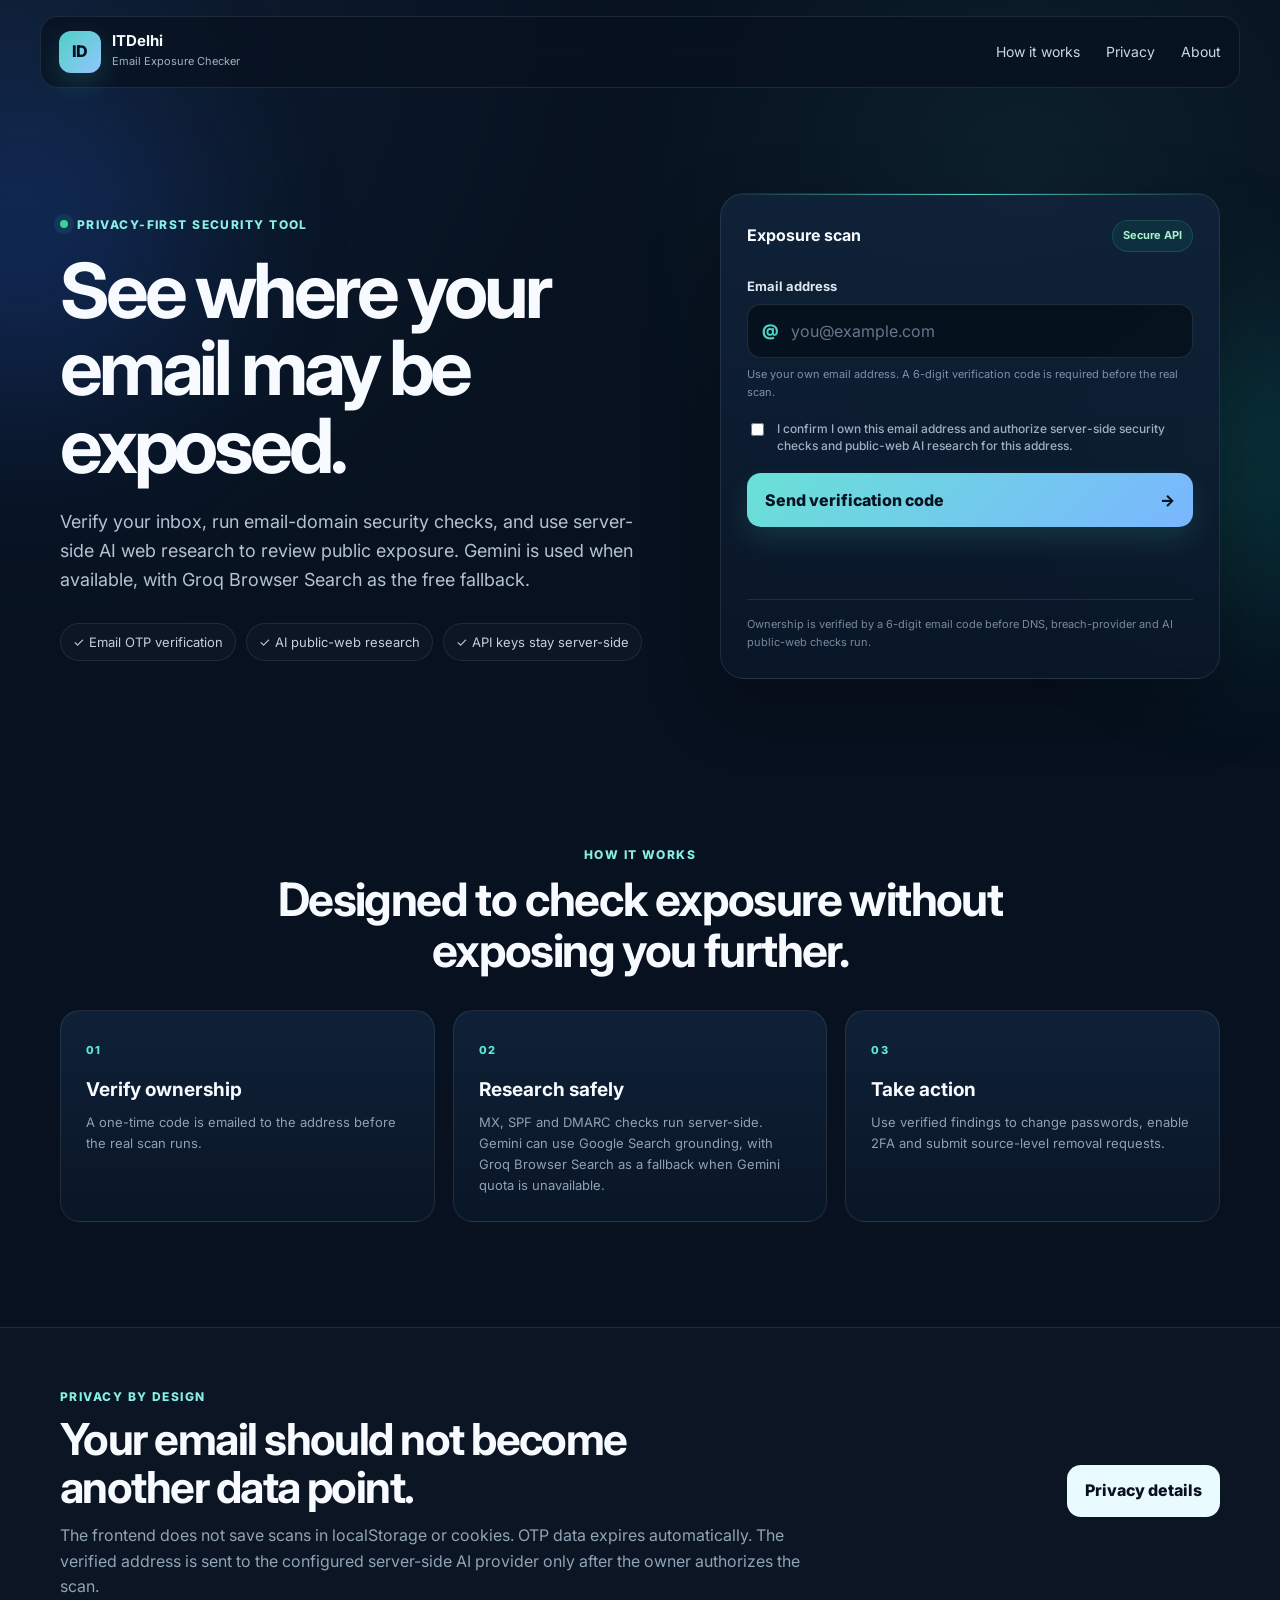
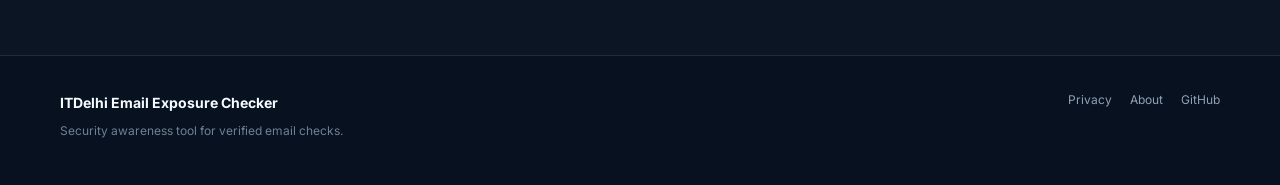
<file: index.html>
<!doctype html>
<html lang="en">
<head>
  <meta charset="utf-8">
  <meta name="viewport" content="width=device-width,initial-scale=1">
  <meta name="description" content="Privacy-first email exposure checker by ITDelhi.">
  <meta name="theme-color" content="#07111f">
  <title>ITDelhi Email Exposure Checker</title>
  <link rel="preconnect" href="https://fonts.googleapis.com">
  <link rel="preconnect" href="https://fonts.gstatic.com" crossorigin>
  <link href="https://fonts.googleapis.com/css2?family=Inter:wght@400;500;600;700;800&display=swap" rel="stylesheet">
  <link rel="stylesheet" href="css/style.css">
  <link rel="stylesheet" href="css/extra.css">
</head>
<body>
  <div class="bg-orb bg-orb-one"></div>
  <div class="bg-orb bg-orb-two"></div>

  <header class="site-header">
    <a class="brand" href="index.html" aria-label="ITDelhi Email Exposure Checker home">
      <span class="brand-mark">ID</span>
      <span><strong>ITDelhi</strong><small>Email Exposure Checker</small></span>
    </a>
    <nav aria-label="Primary navigation">
      <a href="#how">How it works</a>
      <a href="#privacy">Privacy</a>
      <a href="about.html">About</a>
    </nav>
  </header>

  <main>
    <section class="hero container">
      <div class="hero-copy">
        <span class="eyebrow"><span class="pulse-dot"></span> Privacy-first security tool</span>
        <h1>See where your email may be exposed.</h1>
        <p class="hero-text">Verify your inbox, run email-domain security checks, and use server-side AI web research to review public exposure. Gemini is used when available, with Groq Browser Search as the free fallback.</p>
        <div class="trust-row">
          <span>✓ Email OTP verification</span>
          <span>✓ AI public-web research</span>
          <span>✓ API keys stay server-side</span>
        </div>
      </div>

      <div class="scanner-card" id="scanner">
        <div class="card-topline">
          <span>Exposure scan</span>
          <span class="status-badge" id="modeBadge">Frontend demo</span>
        </div>
        <form id="scanForm" novalidate>
          <label for="email">Email address</label>
          <div class="input-wrap">
            <span class="input-icon">@</span>
            <input id="email" name="email" type="email" autocomplete="email" inputmode="email" placeholder="you@example.com" required aria-describedby="emailHelp formError">
          </div>
          <p class="field-help" id="emailHelp">Use your own email address. A 6-digit verification code is required before the real scan.</p>

          <label class="consent">
            <input id="consent" type="checkbox" required>
            <span>I confirm I own this email address and authorize server-side security checks and public-web AI research for this address.</span>
          </label>

          <button class="primary-btn" id="scanBtn" type="submit">
            <span>Check my exposure</span><span aria-hidden="true">→</span>
          </button>

          <div id="otpPanel" hidden>
            <label for="otpCode">Verification code</label>
            <div class="input-wrap">
              <span class="input-icon">#</span>
              <input id="otpCode" name="otpCode" type="text" inputmode="numeric" autocomplete="one-time-code" maxlength="6" pattern="[0-9]{6}" placeholder="6-digit code">
            </div>
            <p class="field-help" id="otpHelp">Enter the code sent to your inbox. It expires in 10 minutes.</p>
            <button class="primary-btn" id="verifyBtn" type="button">
              <span>Verify & scan</span><span aria-hidden="true">→</span>
            </button>
          </div>

          <p class="form-error" id="formError" role="alert" aria-live="polite"></p>
          <p class="field-help" id="formSuccess" role="status" aria-live="polite"></p>
        </form>

        <div class="microcopy" id="microcopy">Safe local validation only until the secure backend URL is connected.</div>
      </div>
    </section>

    <section class="results container" id="results" hidden aria-live="polite">
      <div class="section-heading">
        <div><span class="eyebrow">Scan summary</span><h2>Your exposure dashboard</h2></div>
        <button class="ghost-btn" id="newScanBtn" type="button">New scan</button>
      </div>

      <div class="results-grid">
        <article class="score-card panel">
          <div class="score-ring" id="scoreRing" style="--score: 0">
            <div><strong id="scoreValue">—</strong><span>/100</span></div>
          </div>
          <div>
            <span class="risk-label" id="riskLabel">Awaiting data</span>
            <h3 id="maskedEmail">—</h3>
            <p id="scoreNote">A secure backend is not connected yet, so no breach claim is being made.</p>
          </div>
        </article>

        <article class="panel scan-details">
          <h3>Verified checks</h3>
          <div class="check-row"><span class="check-icon neutral" id="formatIcon">i</span><div><strong>Email format</strong><small id="formatStatus">Not checked</small></div></div>
          <div class="check-row"><span class="check-icon neutral" id="verifyIcon">i</span><div><strong>Email ownership</strong><small id="verifyStatus">Not verified</small></div></div>
          <div class="check-row"><span class="check-icon neutral" id="mxIcon">i</span><div><strong>Mail routing (MX)</strong><small id="mxStatus">Not checked</small></div></div>
          <div class="check-row"><span class="check-icon neutral" id="spfIcon">i</span><div><strong>SPF</strong><small id="spfStatus">Not checked</small></div></div>
          <div class="check-row"><span class="check-icon neutral" id="dmarcIcon">i</span><div><strong>DMARC</strong><small id="dmarcStatus">Not checked</small></div></div>
          <div class="check-row"><span class="check-icon warning" id="breachIcon">!</span><div><strong>Breach exposure</strong><small id="breachStatus">Secure provider required</small></div></div>
          <div class="check-row"><span class="check-icon neutral" id="aiIcon">i</span><div><strong>AI web research</strong><small id="aiStatus">Not configured</small></div></div>
        </article>

        <article class="panel recommendation-card">
          <h3>Recommended actions</h3>
          <ol>
            <li><span>1</span><div><strong>Use a unique password</strong><small>Never reuse the same password across services.</small></div></li>
            <li><span>2</span><div><strong>Enable 2FA</strong><small>Prefer an authenticator app or security key where available.</small></div></li>
            <li><span>3</span><div><strong>Review public exposure</strong><small>Remove unnecessary public contact details and old accounts.</small></div></li>
          </ol>
          <a class="text-link" href="privacy.html">Read removal & privacy guidance →</a>
        </article>

        <article class="panel ai-report-card" id="aiReportCard" hidden>
          <div class="ai-report-head">
            <div><span class="eyebrow" id="aiProviderLabel">AI Web Research</span><h3>Public-web research</h3></div>
            <span class="status-badge">AI research</span>
          </div>
          <pre id="aiSummary"></pre>
          <div id="aiSourcesWrap" hidden>
            <h4>Sources</h4>
            <div class="source-list" id="aiSources"></div>
          </div>
        </article>
      </div>

      <div class="notice-box"><strong>Important:</strong> AI research is limited to public web sources after email ownership verification. The tool does not use password-reset/login probes, private databases, stolen credentials, or hidden-account inference.</div>
    </section>

    <section class="info-section container" id="how">
      <div class="section-heading centered"><span class="eyebrow">How it works</span><h2>Designed to check exposure without exposing you further.</h2></div>
      <div class="feature-grid">
        <article class="feature-card"><span class="feature-number">01</span><h3>Verify ownership</h3><p>A one-time code is emailed to the address before the real scan runs.</p></article>
        <article class="feature-card"><span class="feature-number">02</span><h3>Research safely</h3><p>MX, SPF and DMARC checks run server-side. Gemini can use Google Search grounding, with Groq Browser Search as a fallback when Gemini quota is unavailable.</p></article>
        <article class="feature-card"><span class="feature-number">03</span><h3>Take action</h3><p>Use verified findings to change passwords, enable 2FA and submit source-level removal requests.</p></article>
      </div>
    </section>

    <section class="privacy-band" id="privacy">
      <div class="container privacy-inner">
        <div><span class="eyebrow">Privacy by design</span><h2>Your email should not become another data point.</h2><p>The frontend does not save scans in localStorage or cookies. OTP data expires automatically. The verified address is sent to the configured server-side AI provider only after the owner authorizes the scan.</p></div>
        <a class="secondary-btn" href="privacy.html">Privacy details</a>
      </div>
    </section>
  </main>

  <footer>
    <div class="container footer-inner">
      <div><strong>ITDelhi Email Exposure Checker</strong><p>Security awareness tool for verified email checks.</p></div>
      <div class="footer-links"><a href="privacy.html">Privacy</a><a href="about.html">About</a><a href="https://github.com/Faizalemam/email-exposure-checker" target="_blank" rel="noopener">GitHub</a></div>
    </div>
  </footer>

  <script src="js/config.js" defer></script>
  <script src="js/app.js" defer></script>
</body>
</html>
</file>
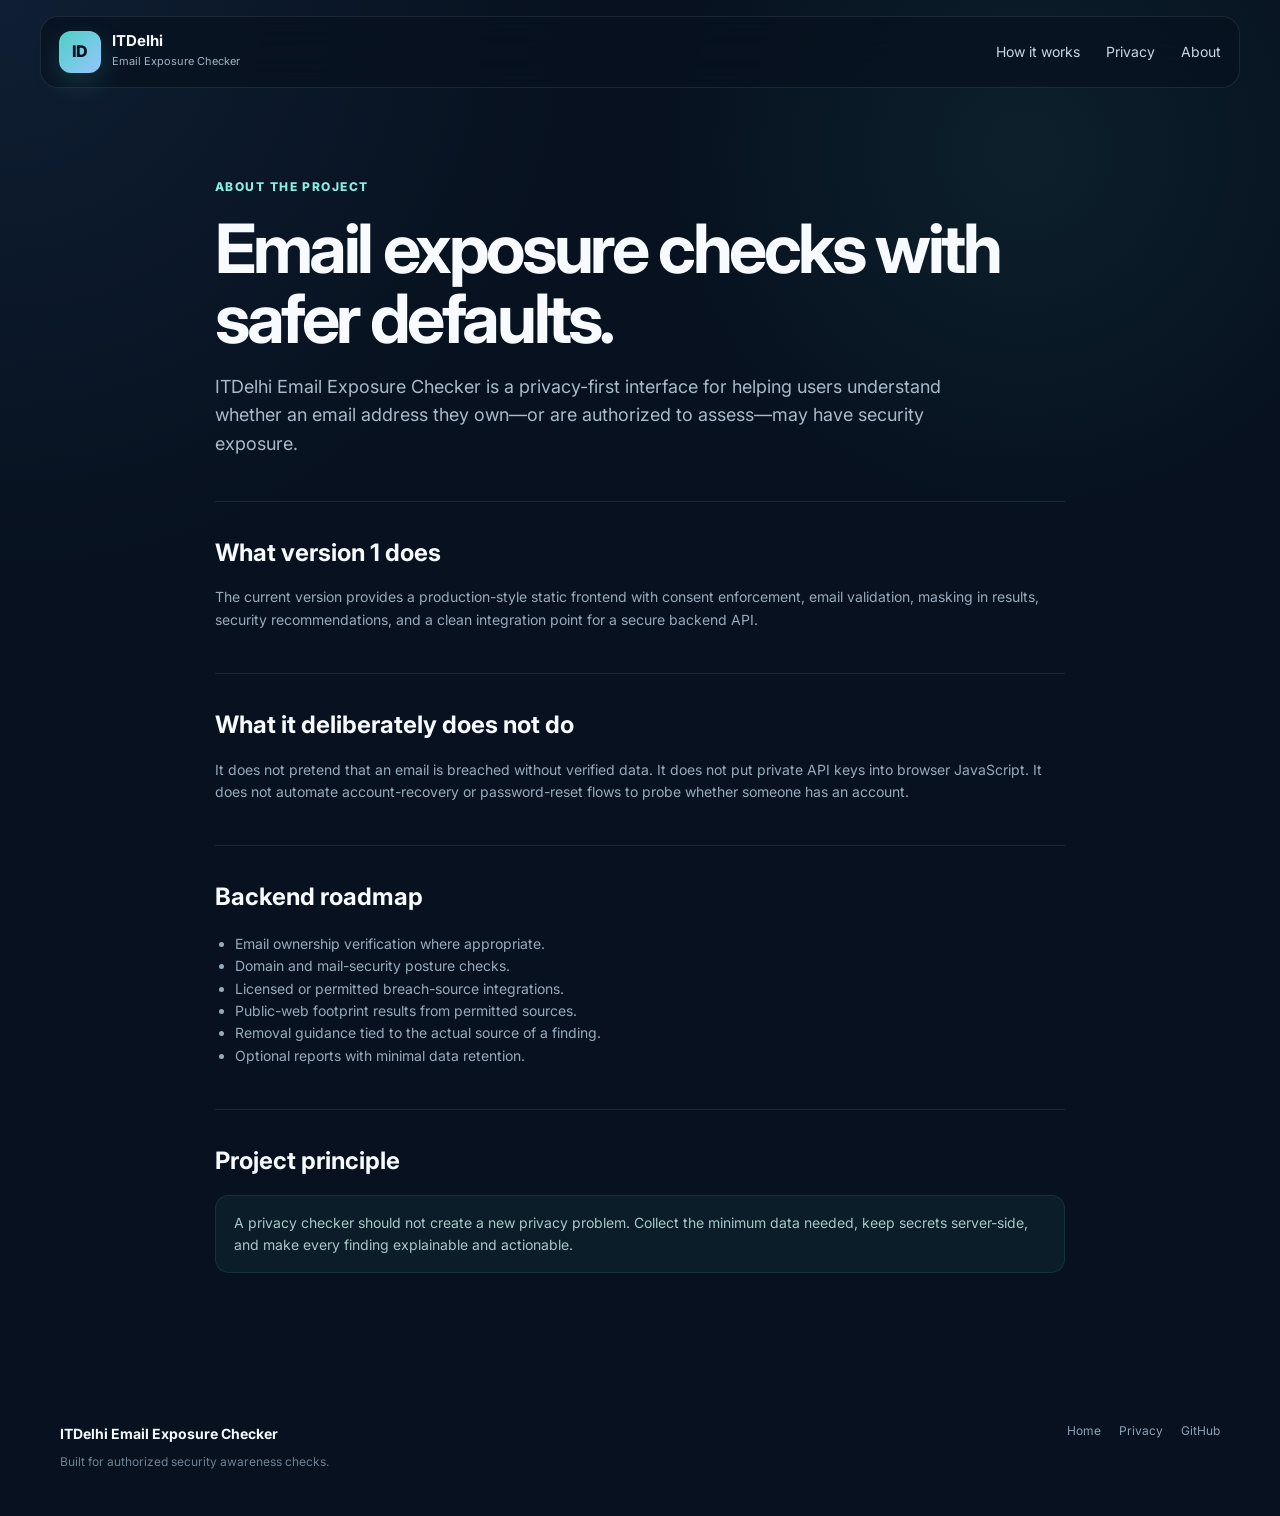
<file: about.html>
<!doctype html>
<html lang="en">
<head>
  <meta charset="utf-8">
  <meta name="viewport" content="width=device-width,initial-scale=1">
  <meta name="description" content="About the ITDelhi Email Exposure Checker project.">
  <meta name="theme-color" content="#07111f">
  <title>About | ITDelhi Email Exposure Checker</title>
  <link rel="preconnect" href="https://fonts.googleapis.com">
  <link rel="preconnect" href="https://fonts.gstatic.com" crossorigin>
  <link href="https://fonts.googleapis.com/css2?family=Inter:wght@400;500;600;700;800&display=swap" rel="stylesheet">
  <link rel="stylesheet" href="css/style.css">
</head>
<body>
  <header class="site-header">
    <a class="brand" href="index.html">
      <span class="brand-mark">ID</span>
      <span><strong>ITDelhi</strong><small>Email Exposure Checker</small></span>
    </a>
    <nav><a href="index.html#how">How it works</a><a href="privacy.html">Privacy</a><a href="about.html">About</a></nav>
  </header>

  <main class="container content-page">
    <span class="eyebrow">About the project</span>
    <h1>Email exposure checks with safer defaults.</h1>
    <p class="lead">ITDelhi Email Exposure Checker is a privacy-first interface for helping users understand whether an email address they own—or are authorized to assess—may have security exposure.</p>

    <section class="content-block">
      <h2>What version 1 does</h2>
      <p>The current version provides a production-style static frontend with consent enforcement, email validation, masking in results, security recommendations, and a clean integration point for a secure backend API.</p>
    </section>

    <section class="content-block">
      <h2>What it deliberately does not do</h2>
      <p>It does not pretend that an email is breached without verified data. It does not put private API keys into browser JavaScript. It does not automate account-recovery or password-reset flows to probe whether someone has an account.</p>
    </section>

    <section class="content-block">
      <h2>Backend roadmap</h2>
      <ul>
        <li>Email ownership verification where appropriate.</li>
        <li>Domain and mail-security posture checks.</li>
        <li>Licensed or permitted breach-source integrations.</li>
        <li>Public-web footprint results from permitted sources.</li>
        <li>Removal guidance tied to the actual source of a finding.</li>
        <li>Optional reports with minimal data retention.</li>
      </ul>
    </section>

    <section class="content-block">
      <h2>Project principle</h2>
      <p class="inline-note">A privacy checker should not create a new privacy problem. Collect the minimum data needed, keep secrets server-side, and make every finding explainable and actionable.</p>
    </section>
  </main>

  <footer>
    <div class="container footer-inner">
      <div><strong>ITDelhi Email Exposure Checker</strong><p>Built for authorized security awareness checks.</p></div>
      <div class="footer-links"><a href="index.html">Home</a><a href="privacy.html">Privacy</a><a href="https://github.com/Faizalemam/email-exposure-checker" target="_blank" rel="noopener">GitHub</a></div>
    </div>
  </footer>
</body>
</html>
</file>
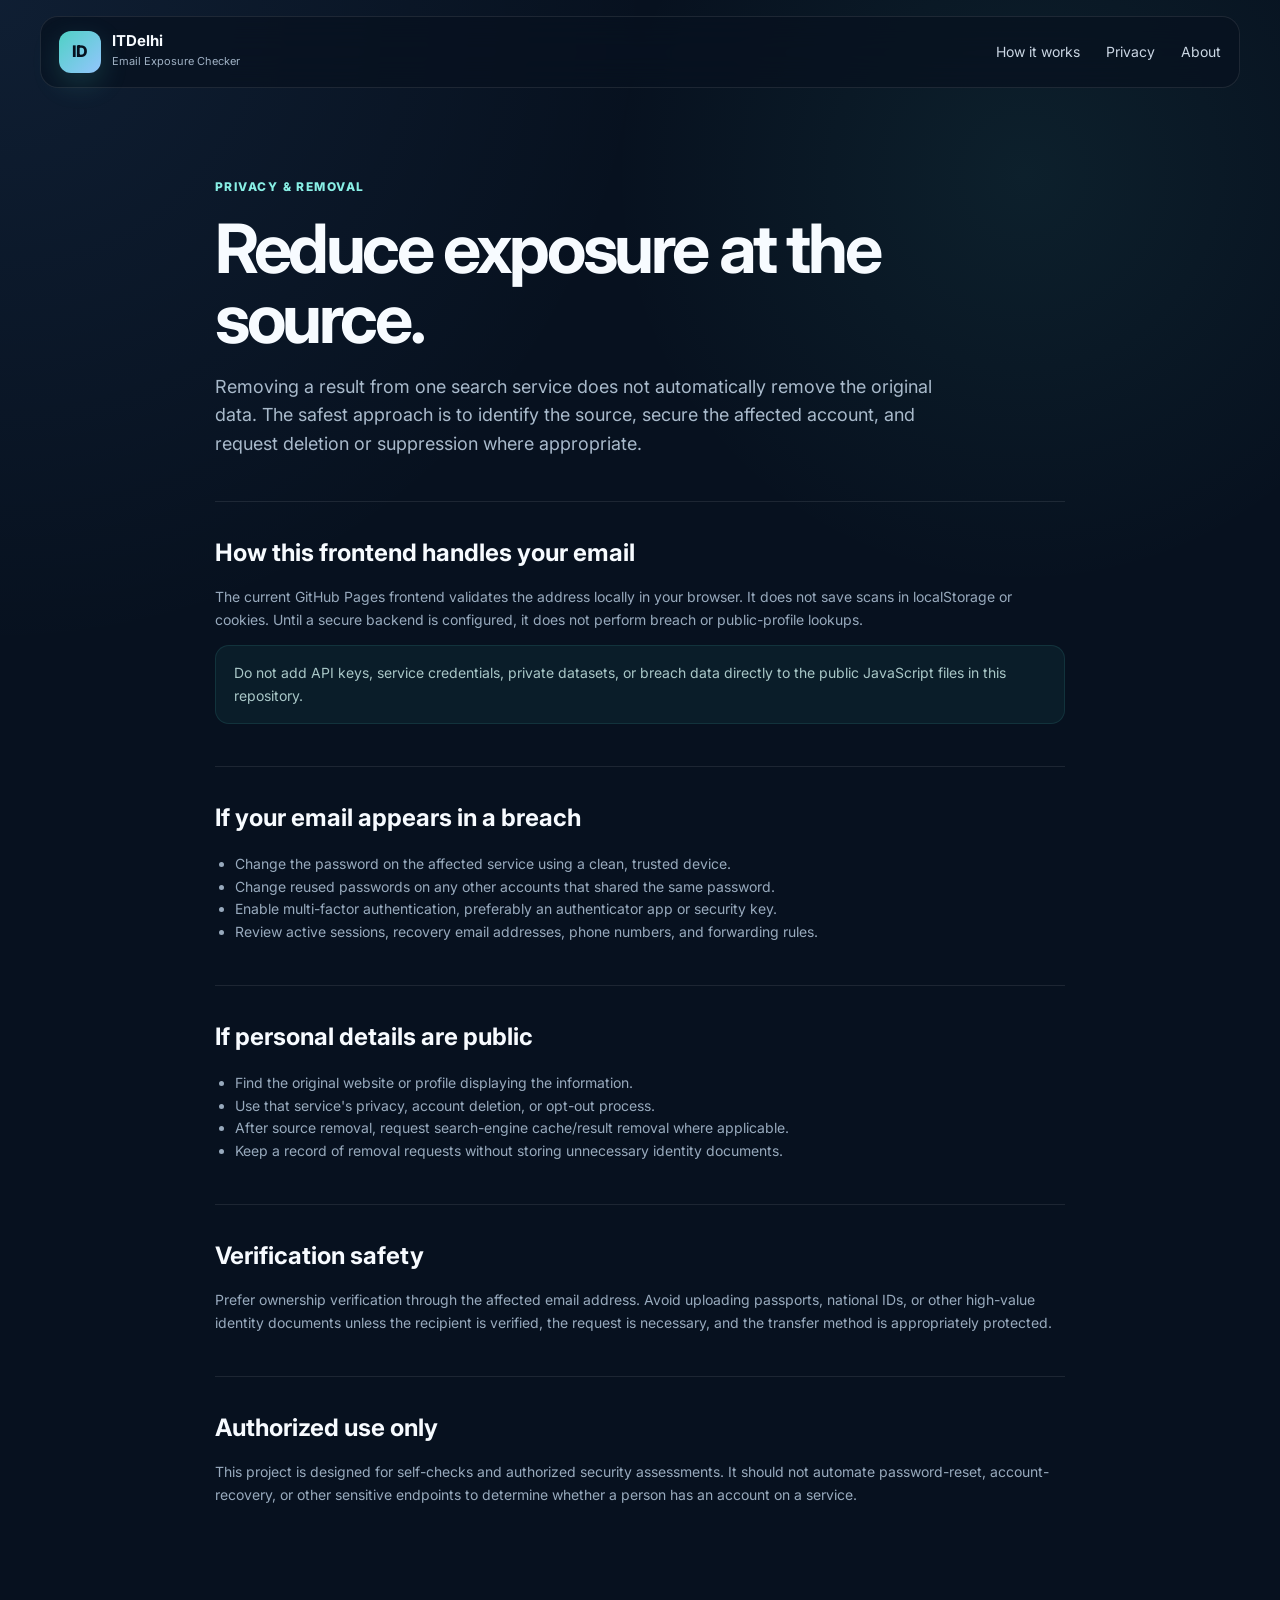
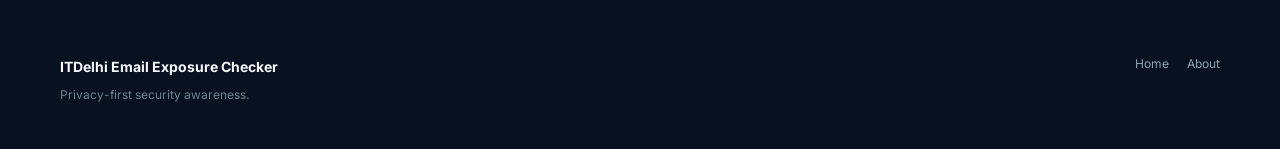
<file: privacy.html>
<!doctype html>
<html lang="en">
<head>
  <meta charset="utf-8">
  <meta name="viewport" content="width=device-width,initial-scale=1">
  <meta name="description" content="Privacy and data-removal guidance for ITDelhi Email Exposure Checker.">
  <meta name="theme-color" content="#07111f">
  <title>Privacy & Removal Guidance | ITDelhi Email Exposure Checker</title>
  <link rel="preconnect" href="https://fonts.googleapis.com">
  <link rel="preconnect" href="https://fonts.gstatic.com" crossorigin>
  <link href="https://fonts.googleapis.com/css2?family=Inter:wght@400;500;600;700;800&display=swap" rel="stylesheet">
  <link rel="stylesheet" href="css/style.css">
</head>
<body>
  <header class="site-header">
    <a class="brand" href="index.html">
      <span class="brand-mark">ID</span>
      <span><strong>ITDelhi</strong><small>Email Exposure Checker</small></span>
    </a>
    <nav><a href="index.html#how">How it works</a><a href="privacy.html">Privacy</a><a href="about.html">About</a></nav>
  </header>

  <main class="container content-page">
    <span class="eyebrow">Privacy & removal</span>
    <h1>Reduce exposure at the source.</h1>
    <p class="lead">Removing a result from one search service does not automatically remove the original data. The safest approach is to identify the source, secure the affected account, and request deletion or suppression where appropriate.</p>

    <section class="content-block">
      <h2>How this frontend handles your email</h2>
      <p>The current GitHub Pages frontend validates the address locally in your browser. It does not save scans in localStorage or cookies. Until a secure backend is configured, it does not perform breach or public-profile lookups.</p>
      <p class="inline-note">Do not add API keys, service credentials, private datasets, or breach data directly to the public JavaScript files in this repository.</p>
    </section>

    <section class="content-block">
      <h2>If your email appears in a breach</h2>
      <ul>
        <li>Change the password on the affected service using a clean, trusted device.</li>
        <li>Change reused passwords on any other accounts that shared the same password.</li>
        <li>Enable multi-factor authentication, preferably an authenticator app or security key.</li>
        <li>Review active sessions, recovery email addresses, phone numbers, and forwarding rules.</li>
      </ul>
    </section>

    <section class="content-block">
      <h2>If personal details are public</h2>
      <ul>
        <li>Find the original website or profile displaying the information.</li>
        <li>Use that service's privacy, account deletion, or opt-out process.</li>
        <li>After source removal, request search-engine cache/result removal where applicable.</li>
        <li>Keep a record of removal requests without storing unnecessary identity documents.</li>
      </ul>
    </section>

    <section class="content-block">
      <h2>Verification safety</h2>
      <p>Prefer ownership verification through the affected email address. Avoid uploading passports, national IDs, or other high-value identity documents unless the recipient is verified, the request is necessary, and the transfer method is appropriately protected.</p>
    </section>

    <section class="content-block">
      <h2>Authorized use only</h2>
      <p>This project is designed for self-checks and authorized security assessments. It should not automate password-reset, account-recovery, or other sensitive endpoints to determine whether a person has an account on a service.</p>
    </section>
  </main>

  <footer>
    <div class="container footer-inner">
      <div><strong>ITDelhi Email Exposure Checker</strong><p>Privacy-first security awareness.</p></div>
      <div class="footer-links"><a href="index.html">Home</a><a href="about.html">About</a></div>
    </div>
  </footer>
</body>
</html>
</file>
<file: css/style.css>
:root{
  --bg:#07111f;
  --bg-soft:#0b1728;
  --panel:rgba(13,27,46,.86);
  --panel-2:rgba(17,35,58,.78);
  --line:rgba(255,255,255,.09);
  --text:#f7fbff;
  --muted:#9fb0c3;
  --accent:#4fd1c5;
  --accent-2:#60a5fa;
  --warn:#fbbf24;
  --danger:#fb7185;
  --success:#34d399;
  --shadow:0 24px 70px rgba(0,0,0,.28);
}

*{box-sizing:border-box}
html{scroll-behavior:smooth}
body{
  margin:0;
  min-height:100vh;
  font-family:Inter,system-ui,-apple-system,BlinkMacSystemFont,"Segoe UI",sans-serif;
  background:
    radial-gradient(circle at top left,rgba(96,165,250,.09),transparent 30%),
    radial-gradient(circle at 80% 10%,rgba(79,209,197,.08),transparent 22%),
    var(--bg);
  color:var(--text);
  line-height:1.6;
  overflow-x:hidden;
}

a{color:inherit;text-decoration:none}
button,input{font:inherit}
button{cursor:pointer}
.container{width:min(1160px,calc(100% - 40px));margin:0 auto}

.bg-orb{position:fixed;border-radius:50%;filter:blur(90px);opacity:.22;pointer-events:none;z-index:-1}
.bg-orb-one{width:330px;height:330px;background:#2563eb;top:70px;left:-140px}
.bg-orb-two{width:280px;height:280px;background:#14b8a6;top:330px;right:-110px}

.site-header{
  width:min(1200px,calc(100% - 32px));
  margin:16px auto 0;
  padding:14px 18px;
  display:flex;
  align-items:center;
  justify-content:space-between;
  border:1px solid var(--line);
  background:rgba(7,17,31,.72);
  backdrop-filter:blur(18px);
  border-radius:18px;
  position:sticky;
  top:12px;
  z-index:20;
}
.brand{display:flex;align-items:center;gap:11px}
.brand-mark{
  width:42px;height:42px;border-radius:12px;display:grid;place-items:center;
  font-weight:800;letter-spacing:-.04em;color:#06111f;
  background:linear-gradient(135deg,var(--accent),#93c5fd);
  box-shadow:0 10px 28px rgba(79,209,197,.18);
}
.brand strong{display:block;font-size:15px;line-height:1.1}
.brand small{display:block;color:var(--muted);font-size:11px;margin-top:4px}
.site-header nav{display:flex;gap:26px}
.site-header nav a{color:#cbd7e4;font-size:14px;transition:.2s}
.site-header nav a:hover{color:#fff}

.hero{display:grid;grid-template-columns:1.08fr .92fr;gap:72px;align-items:center;padding:105px 0 82px}
.hero-copy h1{
  font-size:clamp(44px,6vw,76px);
  line-height:1.02;
  letter-spacing:-.055em;
  margin:16px 0 24px;
  max-width:760px;
}
.hero-text{font-size:18px;color:#b3c2d1;max-width:690px;margin:0 0 28px}
.eyebrow{display:inline-flex;align-items:center;gap:9px;color:#88efe5;text-transform:uppercase;letter-spacing:.12em;font-size:12px;font-weight:800}
.pulse-dot{width:8px;height:8px;border-radius:50%;background:var(--success);box-shadow:0 0 0 6px rgba(52,211,153,.1)}
.trust-row{display:flex;flex-wrap:wrap;gap:10px}
.trust-row span{font-size:13px;color:#c4d0dd;border:1px solid var(--line);background:rgba(255,255,255,.025);padding:8px 12px;border-radius:999px}

.scanner-card,.panel,.feature-card{
  border:1px solid var(--line);
  background:linear-gradient(180deg,rgba(17,35,58,.91),rgba(10,23,40,.91));
  box-shadow:var(--shadow);
}
.scanner-card{border-radius:24px;padding:26px;position:relative;overflow:hidden}
.scanner-card:before{content:"";position:absolute;inset:0 0 auto;height:1px;background:linear-gradient(90deg,transparent,var(--accent),transparent)}
.card-topline{display:flex;justify-content:space-between;align-items:center;margin-bottom:24px;font-weight:700}
.status-badge{font-size:11px;color:#a7f3d0;padding:6px 10px;border-radius:999px;background:rgba(16,185,129,.09);border:1px solid rgba(52,211,153,.18)}
label{display:block;font-size:13px;font-weight:700;margin-bottom:8px;color:#dce6f0}
.input-wrap{position:relative}
.input-icon{position:absolute;left:15px;top:50%;transform:translateY(-50%);color:var(--accent);font-weight:800}
input[type="email"]{
  width:100%;height:54px;border-radius:14px;border:1px solid rgba(255,255,255,.11);outline:none;
  padding:0 15px 0 43px;background:rgba(4,12,22,.68);color:#fff;transition:.2s;
}
input[type="email"]:focus{border-color:rgba(79,209,197,.72);box-shadow:0 0 0 4px rgba(79,209,197,.08)}
input::placeholder{color:#65778b}
.field-help{color:#7f91a6;font-size:11px;margin:8px 0 18px}
.consent{display:flex;align-items:flex-start;gap:10px;font-weight:500;color:#9fb0c3;font-size:12px;line-height:1.45;margin:0 0 19px}
.consent input{margin-top:3px;accent-color:var(--accent)}
.primary-btn,.secondary-btn,.ghost-btn{
  border:0;border-radius:14px;font-weight:800;transition:.2s;
}
.primary-btn{width:100%;height:54px;padding:0 18px;display:flex;align-items:center;justify-content:space-between;color:#05121f;background:linear-gradient(135deg,#69e1d6,#7ab6ff);box-shadow:0 12px 28px rgba(79,209,197,.14)}
.primary-btn:hover{transform:translateY(-1px);filter:brightness(1.05)}
.primary-btn:disabled{opacity:.6;cursor:not-allowed;transform:none}
.secondary-btn{padding:13px 18px;background:#e9fbff;color:#07111f;white-space:nowrap}
.ghost-btn{padding:10px 14px;background:rgba(255,255,255,.04);border:1px solid var(--line);color:#d9e4ee}
.form-error{min-height:20px;color:#fda4af;font-size:12px;margin:8px 0 0}
.microcopy{border-top:1px solid var(--line);padding-top:16px;margin-top:16px;color:#77899d;font-size:11px}

.results{padding:20px 0 86px}
.section-heading{display:flex;align-items:end;justify-content:space-between;gap:20px;margin-bottom:24px}
.section-heading h2{font-size:clamp(30px,4vw,46px);line-height:1.1;letter-spacing:-.035em;margin:8px 0 0}
.section-heading.centered{display:block;text-align:center;max-width:760px;margin:0 auto 35px}
.results-grid{display:grid;grid-template-columns:1.05fr .95fr;gap:18px}
.panel{border-radius:20px;padding:22px}
.score-card{grid-column:1/-1;display:flex;align-items:center;gap:26px}
.score-ring{
  --score:0;
  min-width:124px;width:124px;height:124px;border-radius:50%;display:grid;place-items:center;
  background:conic-gradient(var(--accent) calc(var(--score)*1%),rgba(255,255,255,.08) 0);
  position:relative;
}
.score-ring:after{content:"";position:absolute;inset:10px;background:#0b1829;border-radius:50%}
.score-ring>div{position:relative;z-index:1;display:flex;align-items:baseline}
.score-ring strong{font-size:36px;letter-spacing:-.06em}
.score-ring span{font-size:12px;color:var(--muted);margin-left:3px}
.risk-label{font-size:11px;text-transform:uppercase;letter-spacing:.12em;font-weight:800;color:#93c5fd}
.score-card h3{font-size:22px;margin:5px 0 6px;word-break:break-all}
.score-card p{margin:0;color:var(--muted);font-size:13px;max-width:680px}
.scan-details h3,.recommendation-card h3{margin:0 0 17px;font-size:17px}
.check-row{display:flex;align-items:center;gap:12px;padding:13px 0;border-top:1px solid var(--line)}
.check-row:first-of-type{border-top:0}
.check-row>div{display:flex;flex-direction:column}
.check-row strong{font-size:13px}
.check-row small{color:#8092a6;margin-top:2px}
.check-icon{width:28px;height:28px;border-radius:9px;display:grid;place-items:center;font-weight:800;font-size:12px;flex:0 0 auto}
.check-icon.neutral{background:rgba(96,165,250,.1);color:#93c5fd}
.check-icon.success{background:rgba(52,211,153,.1);color:#6ee7b7}
.check-icon.warning{background:rgba(251,191,36,.1);color:#fcd34d}
.recommendation-card ol{list-style:none;padding:0;margin:0}
.recommendation-card li{display:flex;gap:12px;padding:11px 0;border-top:1px solid var(--line)}
.recommendation-card li:first-child{border-top:0}
.recommendation-card li>span{width:28px;height:28px;border-radius:50%;display:grid;place-items:center;background:rgba(79,209,197,.1);color:#7de4da;font-size:11px;font-weight:800;flex:0 0 auto}
.recommendation-card li div{display:flex;flex-direction:column}
.recommendation-card li strong{font-size:13px}
.recommendation-card li small{color:#8092a6;margin-top:2px}
.text-link{display:inline-block;margin-top:15px;color:#8de9e0;font-size:13px;font-weight:700}
.notice-box{margin-top:18px;border:1px solid rgba(96,165,250,.14);background:rgba(37,99,235,.06);border-radius:14px;padding:14px 16px;color:#9fb6cf;font-size:12px}
.notice-box strong{color:#dce9f5}

.info-section{padding:80px 0 105px}
.feature-grid{display:grid;grid-template-columns:repeat(3,1fr);gap:18px}
.feature-card{padding:25px;border-radius:20px;box-shadow:none}
.feature-number{color:#5eead4;font-size:11px;letter-spacing:.12em;font-weight:800}
.feature-card h3{margin:13px 0 7px;font-size:19px}
.feature-card p{margin:0;color:#8fa1b5;font-size:13px}

.privacy-band{border-top:1px solid var(--line);border-bottom:1px solid var(--line);background:rgba(255,255,255,.018)}
.privacy-inner{display:flex;align-items:center;justify-content:space-between;gap:34px;padding:55px 0}
.privacy-inner h2{font-size:clamp(28px,4vw,44px);line-height:1.08;letter-spacing:-.035em;margin:8px 0 12px;max-width:700px}
.privacy-inner p{margin:0;color:#91a3b6;max-width:760px}

footer{padding:34px 0 45px}
.footer-inner{display:flex;align-items:flex-start;justify-content:space-between;gap:30px}
.footer-inner strong{font-size:14px}
.footer-inner p{margin:5px 0 0;color:#6f8194;font-size:12px}
.footer-links{display:flex;gap:18px;color:#8fa1b5;font-size:12px}

.content-page{padding:85px 0 100px;max-width:850px}
.content-page h1{font-size:clamp(42px,6vw,68px);letter-spacing:-.05em;line-height:1.03;margin:14px 0 20px}
.content-page .lead{font-size:18px;color:#a9bacb;max-width:760px}
.content-block{margin-top:42px;padding-top:32px;border-top:1px solid var(--line)}
.content-block h2{font-size:24px;margin:0 0 12px}
.content-block p,.content-block li{color:#98aabd;font-size:14px}
.content-block ul{padding-left:20px}
.inline-note{padding:16px 18px;border-radius:14px;background:rgba(79,209,197,.06);border:1px solid rgba(79,209,197,.12);color:#a9c7c7!important}

@media (max-width:900px){
  .hero{grid-template-columns:1fr;gap:42px;padding:76px 0 65px}
  .hero-copy{max-width:760px}
  .results-grid{grid-template-columns:1fr}
  .feature-grid{grid-template-columns:1fr}
  .privacy-inner{align-items:flex-start;flex-direction:column}
}

@media (max-width:680px){
  .container{width:min(100% - 24px,1160px)}
  .site-header{width:calc(100% - 20px);padding:11px 12px;top:8px}
  .site-header nav a{display:none}
  .site-header nav a:last-child{display:block}
  .brand-mark{width:38px;height:38px}
  .hero{padding-top:58px}
  .hero-copy h1{font-size:46px}
  .hero-text{font-size:15px}
  .scanner-card{padding:19px}
  .score-card{align-items:flex-start;flex-direction:column}
  .section-heading{align-items:flex-start;flex-direction:column}
  .section-heading .ghost-btn{align-self:flex-end}
  .privacy-inner{padding:42px 0}
  .footer-inner{flex-direction:column}
  .content-page{padding-top:60px}
}

@media (prefers-reduced-motion:reduce){
  *{scroll-behavior:auto!important;transition:none!important}
}
</file>
<file: css/extra.css>
input[type="text"]{
  width:100%;height:54px;border-radius:14px;border:1px solid rgba(255,255,255,.11);outline:none;
  padding:0 15px 0 43px;background:rgba(4,12,22,.68);color:#fff;transition:.2s;
}
input[type="text"]:focus{border-color:rgba(79,209,197,.72);box-shadow:0 0 0 4px rgba(79,209,197,.08)}
#otpPanel{margin-top:18px;padding-top:18px;border-top:1px solid var(--line)}
#formSuccess{color:#6ee7b7;min-height:18px}
.ai-report-card{grid-column:1/-1}
.ai-report-head{display:flex;align-items:flex-start;justify-content:space-between;gap:18px;margin-bottom:15px}
.ai-report-head h3{font-size:20px;margin:5px 0 0}
.ai-report-card pre{white-space:pre-wrap;word-break:break-word;margin:0;color:#b9c9d8;font:500 13px/1.7 Inter,system-ui,sans-serif;background:rgba(2,10,18,.35);border:1px solid var(--line);border-radius:14px;padding:16px}
.ai-report-card h4{font-size:13px;margin:18px 0 10px;color:#dce6f0}
.source-list{display:grid;gap:8px}
.source-list a{display:block;padding:10px 12px;border:1px solid var(--line);border-radius:11px;background:rgba(255,255,255,.025);color:#8de9e0;font-size:12px;overflow-wrap:anywhere}
.source-list a:hover{background:rgba(79,209,197,.06)}
@media(max-width:680px){.ai-report-head{flex-direction:column}.ai-report-head .status-badge{align-self:flex-start}}
</file>
